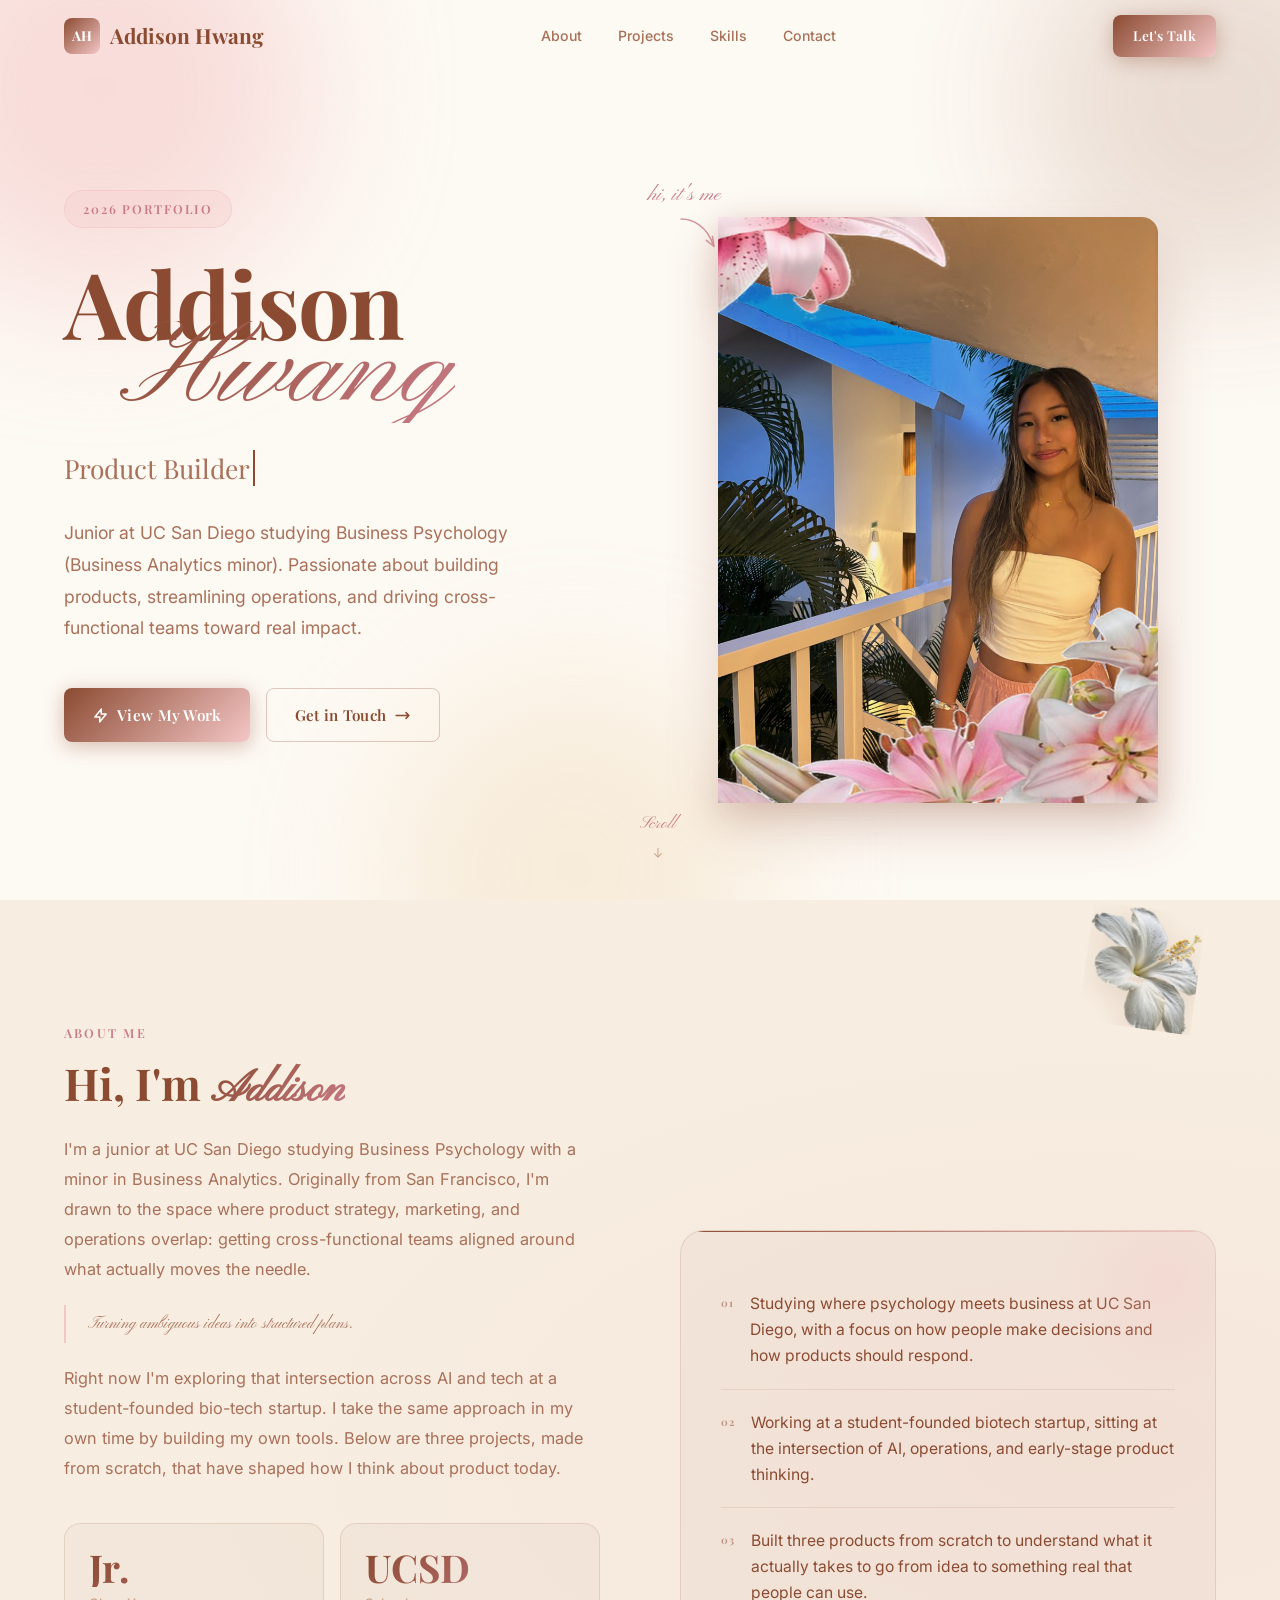
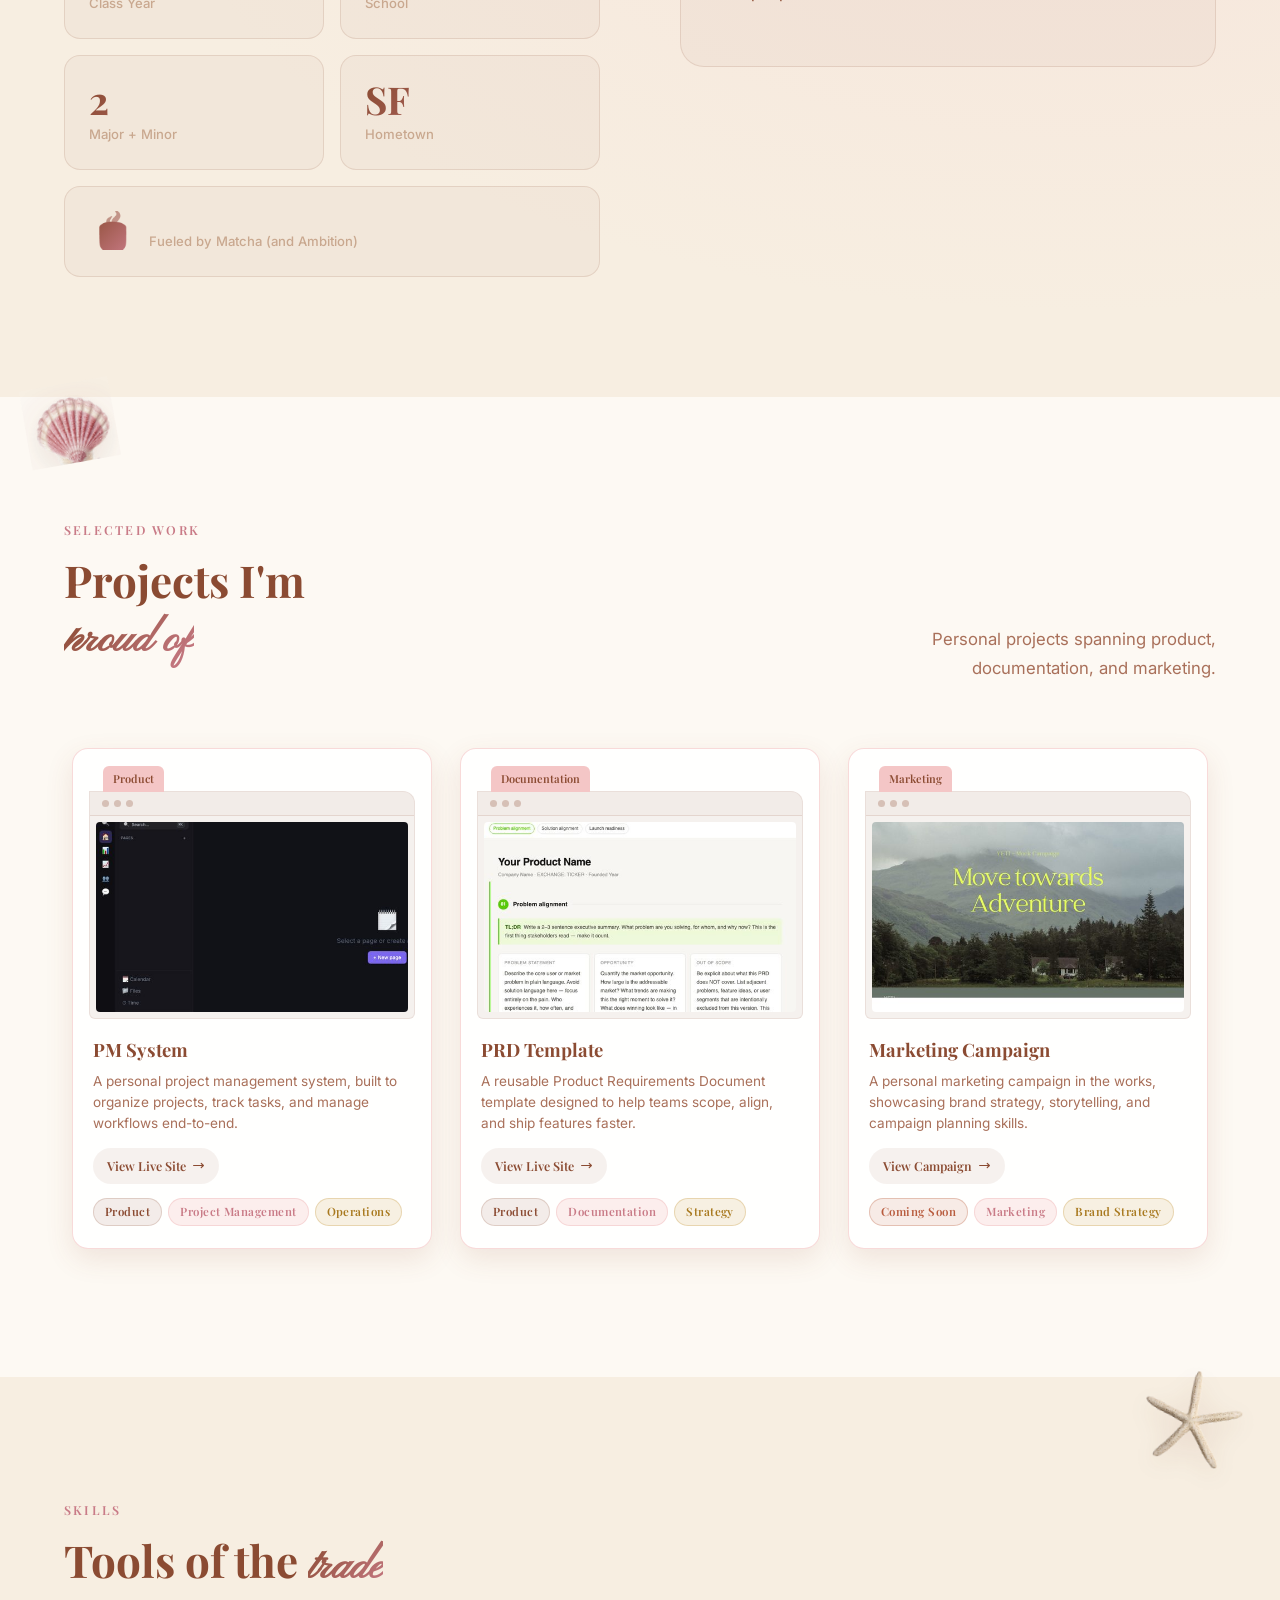
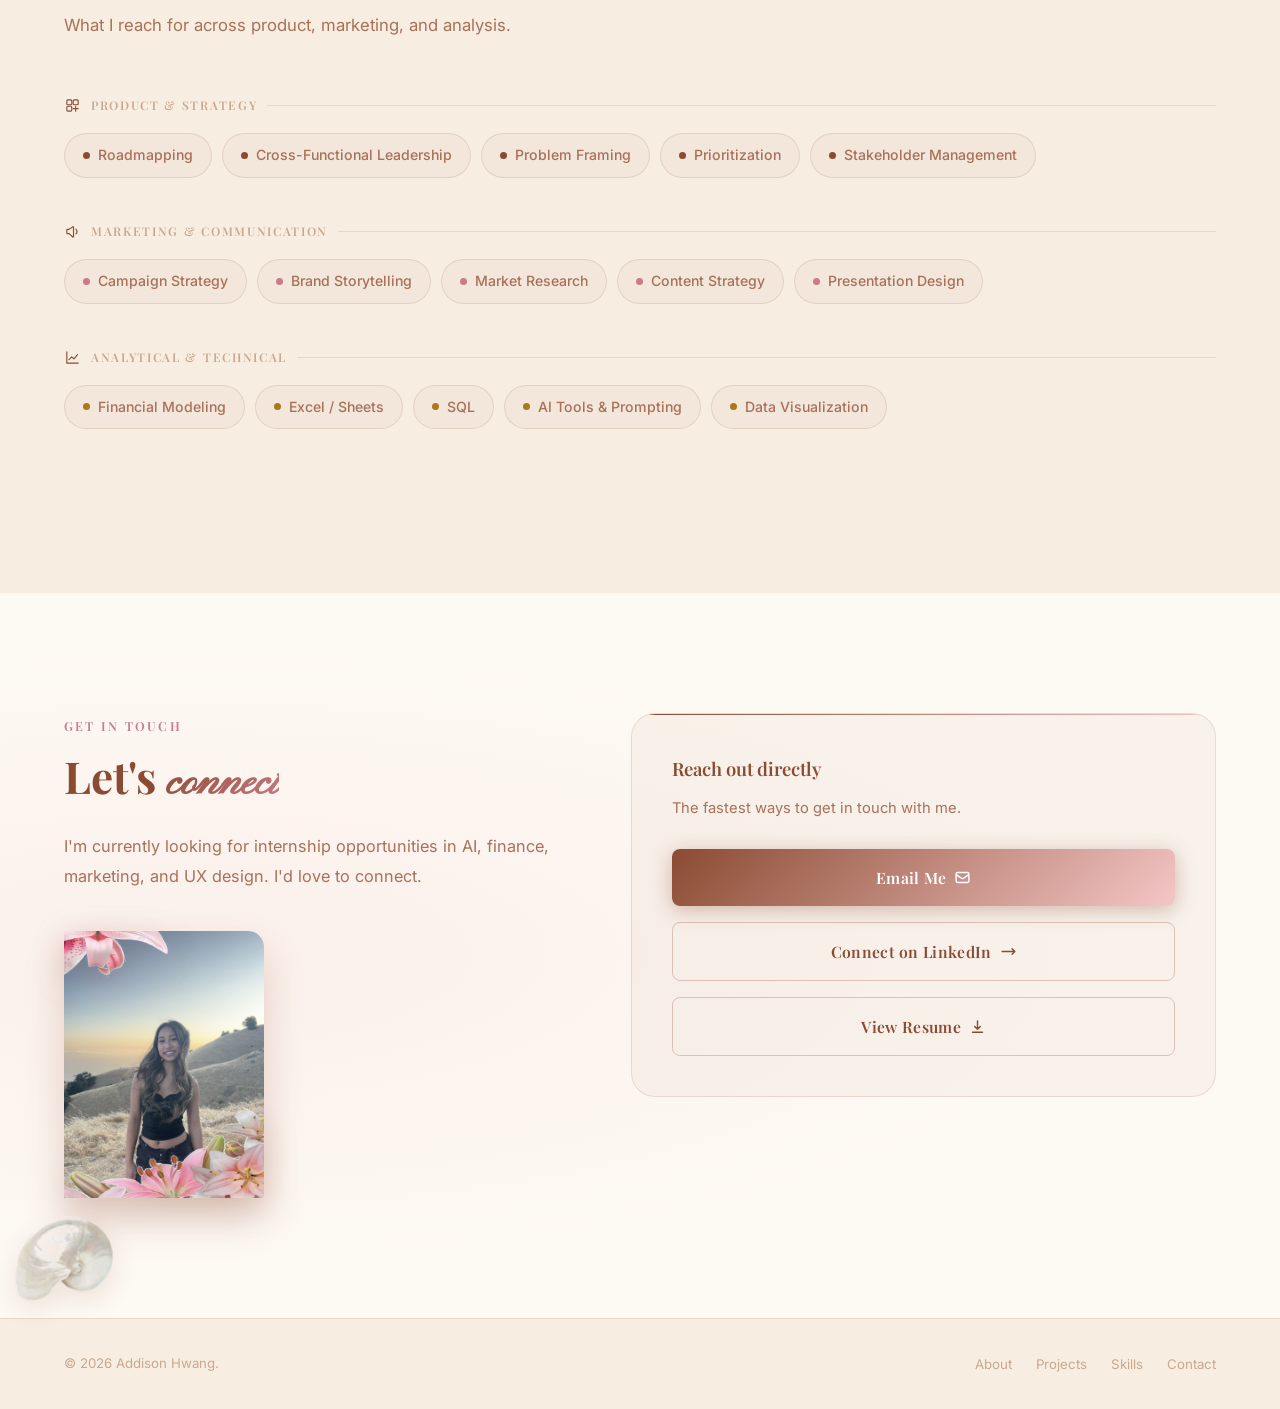
<file: index.html>
<!DOCTYPE html>
<html lang="en">
<head>
    <meta charset="UTF-8">
    <meta name="viewport" content="width=device-width, initial-scale=1.0">
    <title>Addison Hwang | Product, Marketing & Operations</title>
    <link rel="preconnect" href="https://fonts.googleapis.com">
    <link rel="preconnect" href="https://fonts.gstatic.com" crossorigin>
    <link href="https://fonts.googleapis.com/css2?family=Playfair+Display:wght@400;600;700&family=Pinyon+Script&family=Inter:wght@400;500;600&display=swap" rel="stylesheet">
    <link rel="stylesheet" href="styles.css">
</head>
<body>

    <div class="scroll-progress" id="scrollProgress"></div>

    <!-- Navigation -->
    <nav id="navbar">
        <div class="container">
            <div class="nav-inner">
                <a href="#hero" class="nav-logo">
                    <div class="nav-logo-mark">AH</div>
                    Addison Hwang
                </a>
                <ul class="nav-links" id="nav-links">
                    <li><a href="#about">About</a></li>
                    <li><a href="#projects">Projects</a></li>
                    <li><a href="#skills">Skills</a></li>
                    <li><a href="#contact">Contact</a></li>
                </ul>
                <div class="nav-cta-wrapper">
                    <a href="mailto:adhwang@ucsd.edu" class="btn btn-primary nav-cta">Let's Talk</a>
                </div>
                <div class="hamburger" id="hamburger" aria-label="Toggle menu" role="button" tabindex="0">
                    <span></span><span></span><span></span>
                </div>
            </div>
        </div>
    </nav>

    <!-- Hero -->
    <section id="hero">
        <div class="hero-blob hero-blob-1"></div>
        <div class="hero-blob hero-blob-2"></div>
        <div class="hero-blob hero-blob-3"></div>
        <div class="container">
            <div class="hero-grid">
                <div class="hero-content">
                    <div class="hero-badge">2026 Portfolio</div>
                    <h1 class="hero-name">
                        <span class="hero-name-serif">Addison</span>
                        <span class="hero-name-script">Hwang</span>
                    </h1>
                    <p class="hero-role">
                        <span class="typewriter" data-words="Product Builder|Marketing Strategist|Operations Thinker|AI Explorer"></span>
                    </p>
                    <p class="hero-description">
                        Junior at UC San Diego studying Business Psychology (Business Analytics minor). Passionate about building products, streamlining operations, and driving cross-functional teams toward real impact.
                    </p>
                    <div class="hero-actions">
                        <a href="#projects" class="btn btn-primary">
                            <svg width="17" height="17" fill="none" viewBox="0 0 24 24" stroke="currentColor" stroke-width="2.2"><path stroke-linecap="round" stroke-linejoin="round" d="M13 10V3L4 14h7v7l9-11h-7z"/></svg>
                            View My Work
                        </a>
                        <a href="#contact" class="btn btn-outline">
                            Get in Touch
                            <svg width="17" height="17" fill="none" viewBox="0 0 24 24" stroke="currentColor" stroke-width="2.2"><path stroke-linecap="round" stroke-linejoin="round" d="M17 8l4 4m0 0l-4 4m4-4H3"/></svg>
                        </a>
                    </div>
                </div>
                <div class="hero-photo-wrap">
                    <div class="hero-photo-note">
                        <span>hi, it's me</span>
                        <svg viewBox="0 0 60 54" fill="none" stroke="currentColor" stroke-width="2"><path stroke-linecap="round" d="M4 6C20 6 38 16 46 40" /><path stroke-linecap="round" stroke-linejoin="round" d="M37 34l10 8 -2 -13" /></svg>
                    </div>
                    <div class="hero-photo-frame">
                        <img src="addison-photo.jpg" alt="Addison Hwang" class="hero-photo">
                        <img src="lily-flower.png" alt="" class="hero-photo-flower-frame">
                    </div>
                </div>
            </div>
        </div>
        <div class="hero-scroll">
            <span class="hero-scroll-label">Scroll</span>
            <svg class="hero-scroll-arrow" viewBox="0 0 24 24" fill="none" stroke="currentColor" stroke-width="1.8"><path stroke-linecap="round" stroke-linejoin="round" d="M12 4v14M6 13l6 6 6-6"/></svg>
        </div>
    </section>

    <!-- About -->
    <section id="about">
        <img src="doodle-hibiscus.png" alt="" class="doodle doodle--about">
        <div class="container">
            <div class="about-grid">
                <div class="about-text">
                    <span class="section-label reveal">About Me</span>
                    <h2 class="section-title reveal reveal-delay-1">Hi, I'm <span class="gradient-text">Addison</span></h2>
                    <div class="reveal reveal-delay-2">
                        <p>I'm a junior at UC San Diego studying Business Psychology with a minor in Business Analytics. Originally from San Francisco, I'm drawn to the space where product strategy, marketing, and operations overlap: getting cross-functional teams aligned around what actually moves the needle.</p>
                    </div>
                    <p class="about-pull-quote reveal reveal-delay-2">Turning ambiguous ideas into structured plans.</p>
                    <div class="reveal reveal-delay-2">
                        <p>Right now I'm exploring that intersection across AI and tech at a student-founded bio-tech startup. I take the same approach in my own time by building my own tools. Below are three projects, made from scratch, that have shaped how I think about product today.</p>
                    </div>
                    <div class="about-stats reveal reveal-delay-3">
                        <div class="stat-card">
                            <div class="stat-number">Jr.</div>
                            <div class="stat-label">Class Year</div>
                        </div>
                        <div class="stat-card">
                            <div class="stat-number">UCSD</div>
                            <div class="stat-label">School</div>
                        </div>
                        <div class="stat-card">
                            <div class="stat-number">2</div>
                            <div class="stat-label">Major + Minor</div>
                        </div>
                        <div class="stat-card">
                            <div class="stat-number">SF</div>
                            <div class="stat-label">Hometown</div>
                        </div>
                        <div class="stat-card stat-card--fun">
                            <div class="stat-number">🍵</div>
                            <div class="stat-label">Fueled by Matcha (and Ambition)</div>
                        </div>
                    </div>
                </div>
                <div class="about-visual reveal reveal-delay-2">
                    <div class="about-card">
                        <div class="about-card-glow"></div>
                        <div class="bio-callouts">
                            <div class="bio-callout">
                                <span class="bio-callout-num">01</span>
                                <p class="bio-callout-text">Studying where psychology meets business at UC San Diego, with a focus on how people make decisions and how products should respond.</p>
                            </div>
                            <div class="bio-callout-rule"></div>
                            <div class="bio-callout">
                                <span class="bio-callout-num">02</span>
                                <p class="bio-callout-text">Working at a student-founded biotech startup, sitting at the intersection of AI, operations, and early-stage product thinking.</p>
                            </div>
                            <div class="bio-callout-rule"></div>
                            <div class="bio-callout">
                                <span class="bio-callout-num">03</span>
                                <p class="bio-callout-text">Built three products from scratch to understand what it actually takes to go from idea to something real that people can use.</p>
                            </div>
                        </div>
                    </div>
                </div>
            </div>
        </div>
    </section>

    <!-- Projects -->
    <section id="projects">
        <img src="doodle-scallop.png" alt="" class="doodle doodle--projects">
        <div class="container">
            <div class="projects-header">
                <div>
                    <span class="section-label reveal">Selected Work</span>
                    <h2 class="section-title reveal reveal-delay-1">Projects I'm<br><span class="gradient-text">proud of</span></h2>
                </div>
                <p class="section-subtitle reveal reveal-delay-2" style="max-width:300px;text-align:right;">Personal projects spanning product, documentation, and marketing.</p>
            </div>
            <div class="projects-grid">

                <a href="https://pm-system-xi.vercel.app/monday" target="_blank" rel="noopener" class="polaroid-card reveal reveal-delay-1">
                    <div class="polaroid-image">
                        <div class="browser-tab">Product</div>
                        <div class="browser-mockup">
                            <div class="browser-mockup-bar">
                                <span class="browser-mockup-dot"></span><span class="browser-mockup-dot"></span><span class="browser-mockup-dot"></span>
                            </div>
                            <div class="browser-mockup-screen">
                                <img src="project-preview-pm.jpg" alt="PM System preview">
                            </div>
                        </div>
                    </div>
                    <div class="polaroid-caption">
                        <h3 class="polaroid-name">PM System</h3>
                        <p class="polaroid-tagline">A personal project management system, built to organize projects, track tasks, and manage workflows end-to-end.</p>
                        <span class="polaroid-cta">
                            View Live Site
                            <svg viewBox="0 0 24 24" fill="none" stroke="currentColor" stroke-width="2.2"><path stroke-linecap="round" stroke-linejoin="round" d="M17 8l4 4m0 0l-4 4m4-4H3"/></svg>
                        </span>
                    </div>
                    <div class="polaroid-tags">
                        <span class="tag tag-violet">Product</span>
                        <span class="tag tag-teal">Project Management</span>
                        <span class="tag tag-blue">Operations</span>
                    </div>
                </a>

                <a href="https://prd-template-addisonhwg-adhwang.vercel.app/" target="_blank" rel="noopener" class="polaroid-card reveal reveal-delay-2">
                    <div class="polaroid-image">
                        <div class="browser-tab">Documentation</div>
                        <div class="browser-mockup">
                            <div class="browser-mockup-bar">
                                <span class="browser-mockup-dot"></span><span class="browser-mockup-dot"></span><span class="browser-mockup-dot"></span>
                            </div>
                            <div class="browser-mockup-screen">
                                <img src="project-preview-prd.jpg" alt="PRD Template preview">
                            </div>
                        </div>
                    </div>
                    <div class="polaroid-caption">
                        <h3 class="polaroid-name">PRD Template</h3>
                        <p class="polaroid-tagline">A reusable Product Requirements Document template designed to help teams scope, align, and ship features faster.</p>
                        <span class="polaroid-cta">
                            View Live Site
                            <svg viewBox="0 0 24 24" fill="none" stroke="currentColor" stroke-width="2.2"><path stroke-linecap="round" stroke-linejoin="round" d="M17 8l4 4m0 0l-4 4m4-4H3"/></svg>
                        </span>
                    </div>
                    <div class="polaroid-tags">
                        <span class="tag tag-violet">Product</span>
                        <span class="tag tag-teal">Documentation</span>
                        <span class="tag tag-blue">Strategy</span>
                    </div>
                </a>

                <div class="polaroid-card polaroid-card--soon reveal reveal-delay-3">
                    <div class="polaroid-image">
                        <div class="browser-tab">Marketing</div>
                        <div class="browser-mockup">
                            <div class="browser-mockup-bar">
                                <span class="browser-mockup-dot"></span><span class="browser-mockup-dot"></span><span class="browser-mockup-dot"></span>
                            </div>
                            <div class="browser-mockup-screen">
                                <img src="project-preview-marketing.jpg" alt="Marketing campaign preview">
                            </div>
                        </div>
                    </div>
                    <div class="polaroid-caption">
                        <h3 class="polaroid-name">Marketing Campaign</h3>
                        <p class="polaroid-tagline">A personal marketing campaign in the works, showcasing brand strategy, storytelling, and campaign planning skills.</p>
                        <a href="https://adhwg.my.canva.site/" target="_blank" rel="noopener" class="polaroid-cta">
                            View Campaign
                            <svg viewBox="0 0 24 24" fill="none" stroke="currentColor" stroke-width="2.2"><path stroke-linecap="round" stroke-linejoin="round" d="M17 8l4 4m0 0l-4 4m4-4H3"/></svg>
                        </a>
                    </div>
                    <div class="polaroid-tags">
                        <span class="tag tag-rose">Coming Soon</span>
                        <span class="tag tag-teal">Marketing</span>
                        <span class="tag tag-blue">Brand Strategy</span>
                    </div>
                </div>

            </div>
        </div>
    </section>

    <!-- Skills -->
    <section id="skills">
        <img src="doodle-starfish.png" alt="" class="doodle doodle--skills">
        <div class="container">
            <span class="section-label reveal">Skills</span>
            <h2 class="section-title reveal reveal-delay-1">Tools of the <span class="gradient-text">trade</span></h2>
            <p class="section-subtitle reveal reveal-delay-2">What I reach for across product, marketing, and analysis.</p>
            <div class="skills-content">
                <div class="skill-category reveal reveal-delay-1">
                    <div class="skill-category-title"><span class="skill-category-icon"><svg viewBox="0 0 24 24" fill="none" stroke="currentColor" stroke-width="1.6"><rect x="4" y="4" width="7" height="7" rx="1.5"/><rect x="13" y="4" width="7" height="7" rx="1.5"/><rect x="4" y="13" width="7" height="7" rx="1.5"/><path stroke-linecap="round" d="M16.5 13v7M13 16.5h7"/></svg></span>Product & Strategy</div>
                    <div class="skills-grid">
                        <div class="skill-pill"><span class="skill-dot" style="background:#8B4B32"></span>Roadmapping</div>
                        <div class="skill-pill"><span class="skill-dot" style="background:#8B4B32"></span>Cross-Functional Leadership</div>
                        <div class="skill-pill"><span class="skill-dot" style="background:#8B4B32"></span>Problem Framing</div>
                        <div class="skill-pill"><span class="skill-dot" style="background:#8B4B32"></span>Prioritization</div>
                        <div class="skill-pill"><span class="skill-dot" style="background:#8B4B32"></span>Stakeholder Management</div>
                    </div>
                </div>
                <div class="skill-category reveal reveal-delay-2">
                    <div class="skill-category-title"><span class="skill-category-icon"><svg viewBox="0 0 24 24" fill="none" stroke="currentColor" stroke-width="1.6"><path stroke-linecap="round" stroke-linejoin="round" d="M4 14V10a1 1 0 011-1h2.2l5.3-3.6a.6.6 0 01.94.49v13.42a.6.6 0 01-.94.49L7.2 15H5a1 1 0 01-1-1z"/><path stroke-linecap="round" d="M16.8 8.6a5 5 0 010 6.8"/></svg></span>Marketing & Communication</div>
                    <div class="skills-grid">
                        <div class="skill-pill"><span class="skill-dot" style="background:#C97B87"></span>Campaign Strategy</div>
                        <div class="skill-pill"><span class="skill-dot" style="background:#C97B87"></span>Brand Storytelling</div>
                        <div class="skill-pill"><span class="skill-dot" style="background:#C97B87"></span>Market Research</div>
                        <div class="skill-pill"><span class="skill-dot" style="background:#C97B87"></span>Content Strategy</div>
                        <div class="skill-pill"><span class="skill-dot" style="background:#C97B87"></span>Presentation Design</div>
                    </div>
                </div>
                <div class="skill-category reveal reveal-delay-3">
                    <div class="skill-category-title"><span class="skill-category-icon"><svg viewBox="0 0 24 24" fill="none" stroke="currentColor" stroke-width="1.6"><path stroke-linecap="round" stroke-linejoin="round" d="M4 4v16h16"/><path stroke-linecap="round" stroke-linejoin="round" d="M7 15l4-4 3 3 5-6"/></svg></span>Analytical & Technical</div>
                    <div class="skills-grid">
                        <div class="skill-pill"><span class="skill-dot" style="background:#A8791F"></span>Financial Modeling</div>
                        <div class="skill-pill"><span class="skill-dot" style="background:#A8791F"></span>Excel / Sheets</div>
                        <div class="skill-pill"><span class="skill-dot" style="background:#A8791F"></span>SQL</div>
                        <div class="skill-pill"><span class="skill-dot" style="background:#A8791F"></span>AI Tools & Prompting</div>
                        <div class="skill-pill"><span class="skill-dot" style="background:#A8791F"></span>Data Visualization</div>
                    </div>
                </div>
            </div>
        </div>
    </section>

    <!-- Contact -->
    <section id="contact">
        <img src="doodle-nautilus.png" alt="" class="doodle doodle--contact">
        <div class="container">
            <div class="contact-grid">
                <div>
                    <span class="section-label reveal">Get in Touch</span>
                    <h2 class="contact-info-title reveal reveal-delay-1">Let's <span class="gradient-text">connect</span></h2>
                    <p class="contact-info-desc reveal reveal-delay-2">I'm currently looking for internship opportunities in AI, finance, marketing, and UX design. I'd love to connect.</p>
                    <div class="contact-photo reveal reveal-delay-3">
                        <img src="contact-photo.jpg" alt="Addison Hwang">
                        <img src="lily-flower.png" alt="" class="contact-photo-flower-frame">
                    </div>
                </div>
                <div class="contact-form reveal reveal-delay-2">
                    <h3 style="font-family:var(--font-display);font-size:1.15rem;font-weight:600;margin-bottom:12px;">Reach out directly</h3>
                    <p style="color:var(--text-secondary);font-size:0.92rem;line-height:1.7;margin-bottom:28px;">The fastest ways to get in touch with me.</p>
                    <a href="mailto:adhwang@ucsd.edu" class="btn btn-primary form-submit" style="margin-bottom:16px;">
                        Email Me
                        <svg width="17" height="17" fill="none" viewBox="0 0 24 24" stroke="currentColor" stroke-width="2"><path stroke-linecap="round" stroke-linejoin="round" d="M3 8l7.89 5.26a2 2 0 002.22 0L21 8M5 19h14a2 2 0 002-2V7a2 2 0 00-2-2H5a2 2 0 00-2 2v10a2 2 0 002 2z"/></svg>
                    </a>
                    <a href="https://www.linkedin.com/in/addison-hwang-27b0a1355/" target="_blank" rel="noopener" class="btn btn-outline form-submit" style="margin-bottom:16px;">
                        Connect on LinkedIn
                        <svg width="17" height="17" fill="none" viewBox="0 0 24 24" stroke="currentColor" stroke-width="2"><path stroke-linecap="round" stroke-linejoin="round" d="M17 8l4 4m0 0l-4 4m4-4H3"/></svg>
                    </a>
                    <a href="addison-hwang-resume.pdf" target="_blank" rel="noopener" class="btn btn-outline form-submit">
                        View Resume
                        <svg width="17" height="17" fill="none" viewBox="0 0 24 24" stroke="currentColor" stroke-width="2"><path stroke-linecap="round" stroke-linejoin="round" d="M12 4v12m0 0l-4-4m4 4l4-4M5 20h14"/></svg>
                    </a>
                </div>
            </div>
        </div>
    </section>

    <!-- Footer -->
    <footer>
        <div class="container">
            <div class="footer-inner">
                <p class="footer-text">© 2026 Addison Hwang.</p>
                <ul class="footer-links">
                    <li><a href="#about">About</a></li>
                    <li><a href="#projects">Projects</a></li>
                    <li><a href="#skills">Skills</a></li>
                    <li><a href="#contact">Contact</a></li>
                </ul>
            </div>
        </div>
    </footer>

    <script src="script.js"></script>
</body>
</html>
</file>
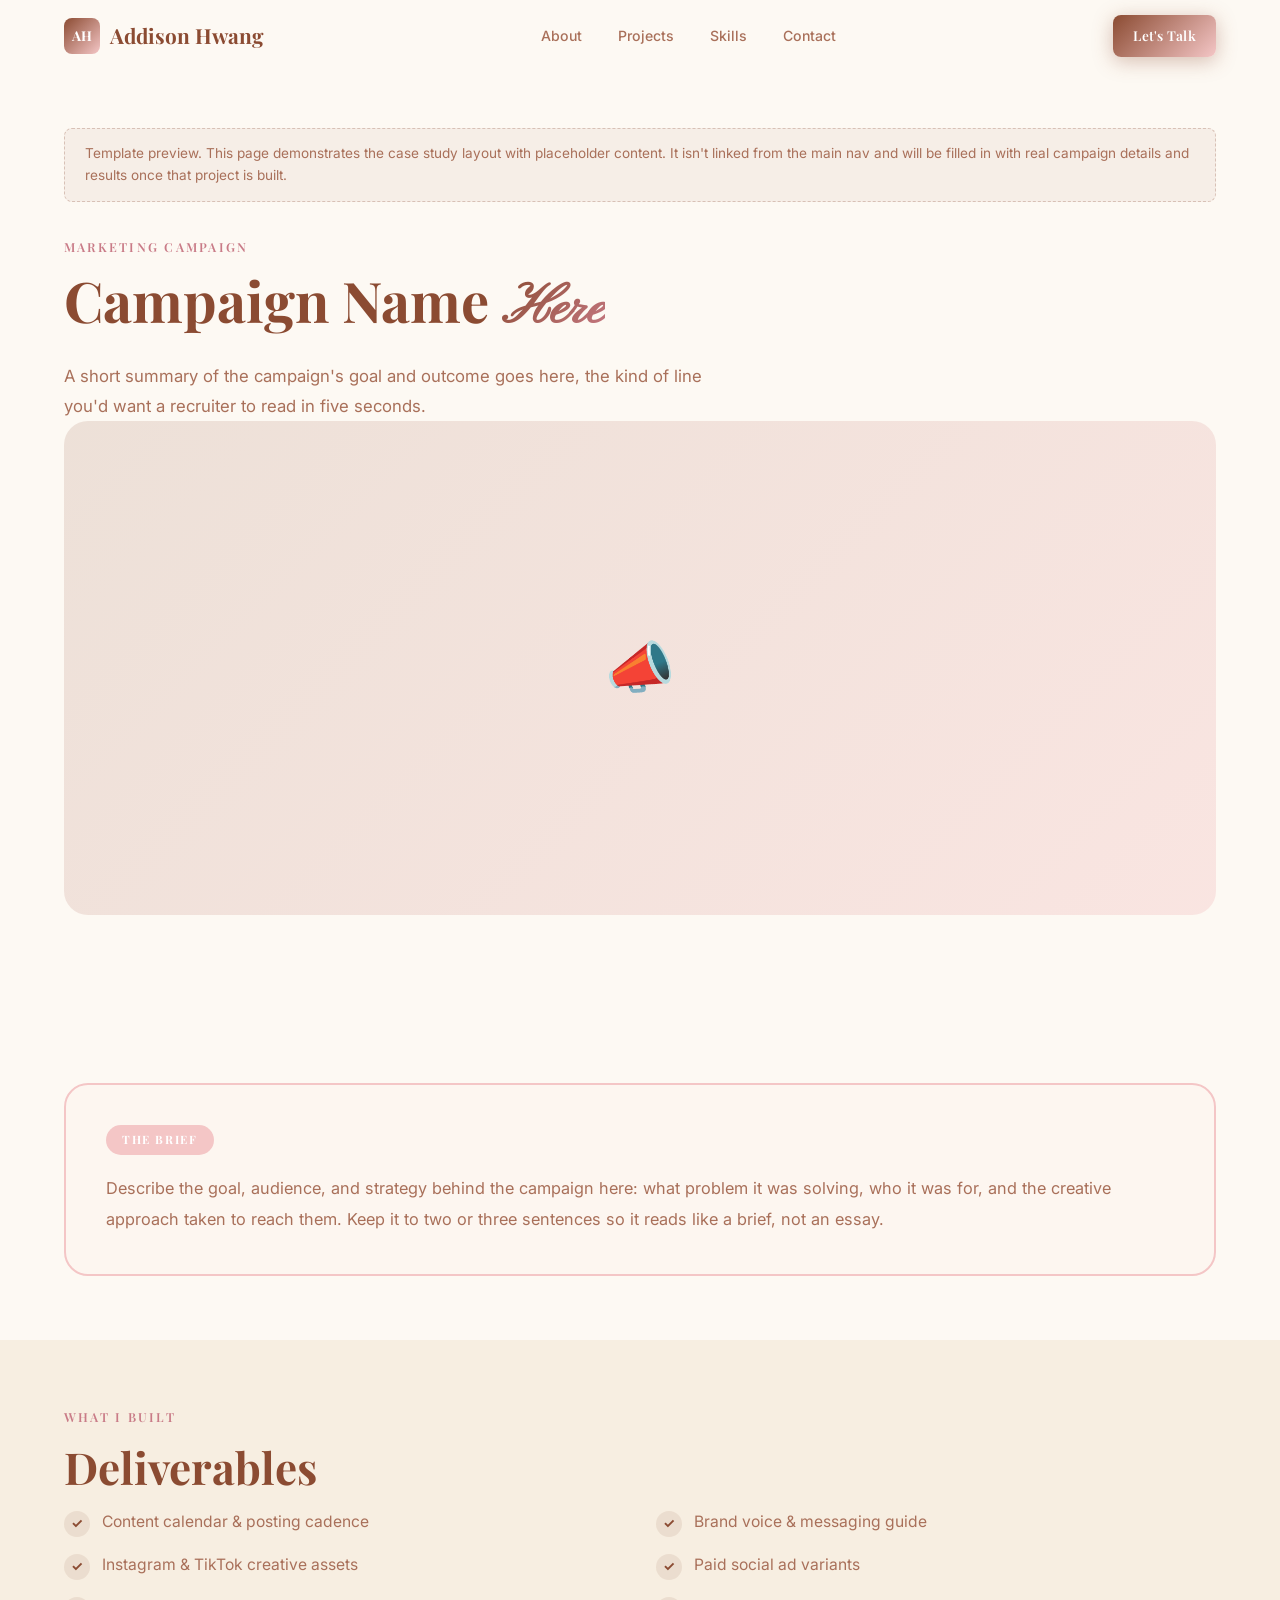
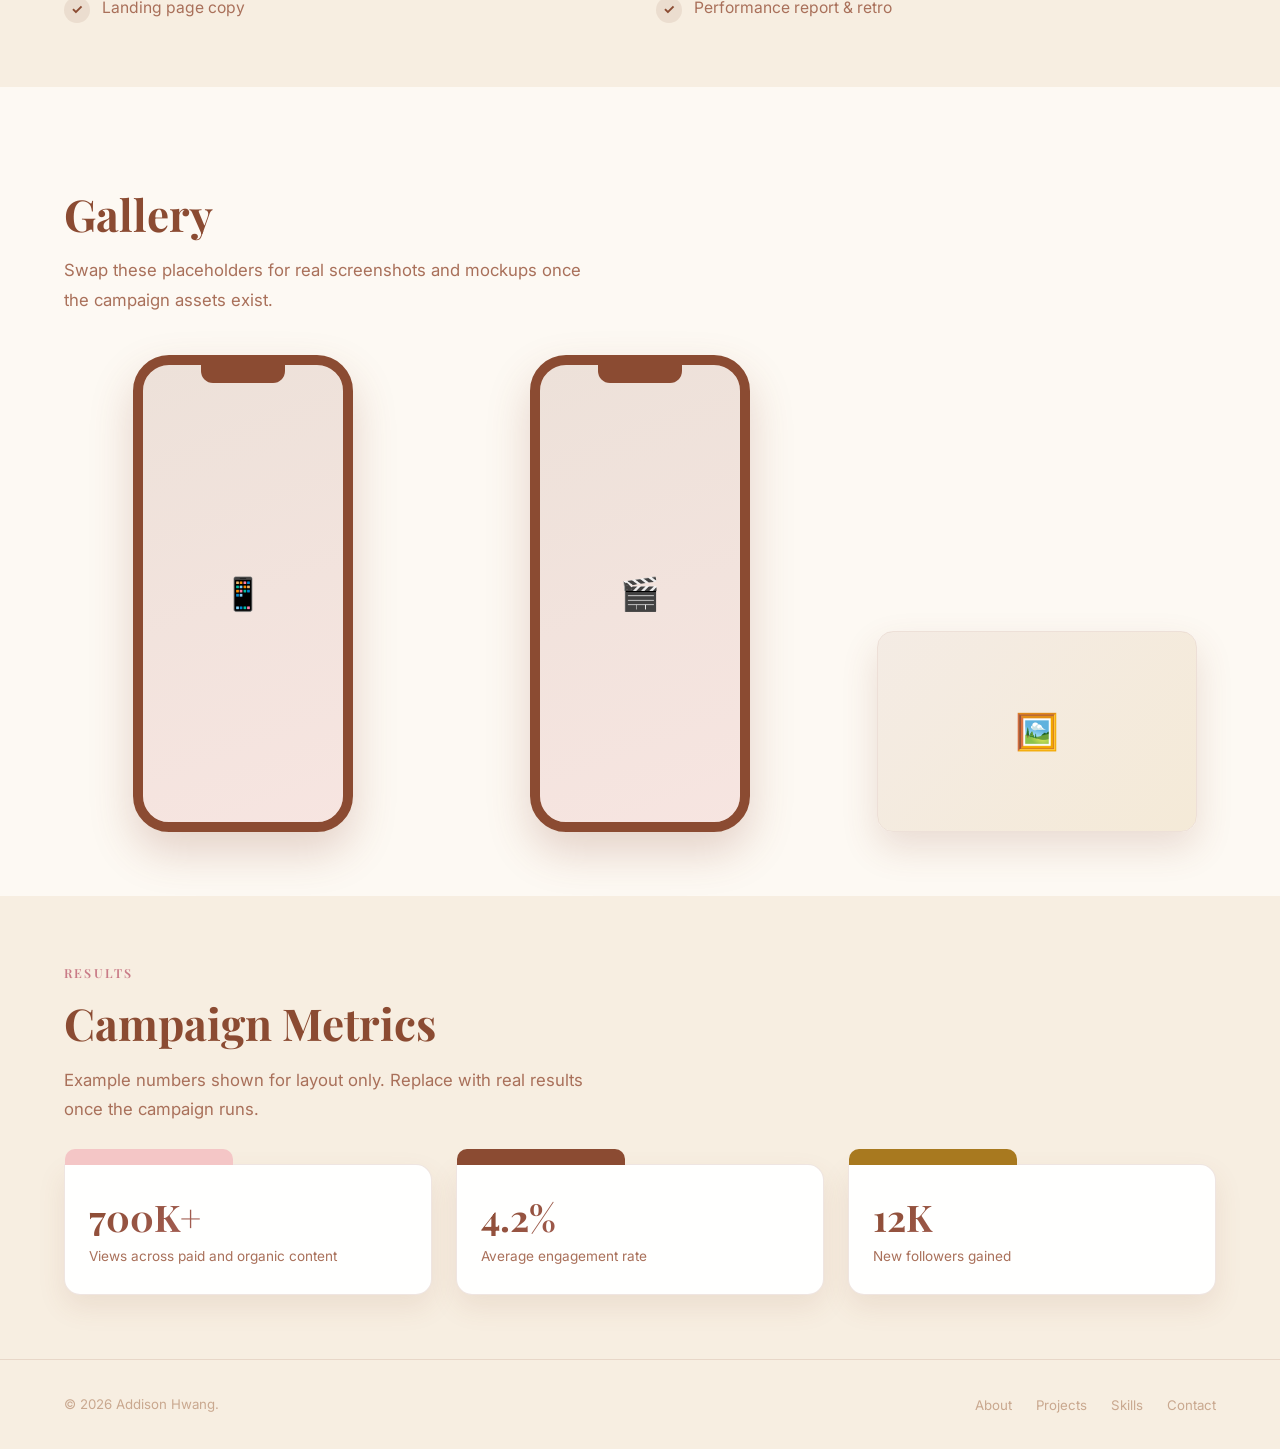
<file: case-study-template.html>
<!DOCTYPE html>
<html lang="en">
<head>
    <meta charset="UTF-8">
    <meta name="viewport" content="width=device-width, initial-scale=1.0">
    <title>Case Study Template | Addison Hwang</title>
    <link rel="preconnect" href="https://fonts.googleapis.com">
    <link rel="preconnect" href="https://fonts.gstatic.com" crossorigin>
    <link href="https://fonts.googleapis.com/css2?family=Playfair+Display:wght@400;600;700&family=Pinyon+Script&family=Inter:wght@400;500;600&display=swap" rel="stylesheet">
    <link rel="stylesheet" href="styles.css">
</head>
<body>

    <div class="scroll-progress" id="scrollProgress"></div>

    <!-- Navigation -->
    <nav id="navbar" class="scrolled">
        <div class="container">
            <div class="nav-inner">
                <a href="index.html" class="nav-logo">
                    <div class="nav-logo-mark">AH</div>
                    Addison Hwang
                </a>
                <ul class="nav-links" id="nav-links">
                    <li><a href="index.html#about">About</a></li>
                    <li><a href="index.html#projects">Projects</a></li>
                    <li><a href="index.html#skills">Skills</a></li>
                    <li><a href="index.html#contact">Contact</a></li>
                </ul>
                <div class="nav-cta-wrapper">
                    <a href="mailto:adhwang@ucsd.edu" class="btn btn-primary nav-cta">Let's Talk</a>
                </div>
                <div class="hamburger" id="hamburger" aria-label="Toggle menu" role="button" tabindex="0">
                    <span></span><span></span><span></span>
                </div>
            </div>
        </div>
    </nav>

    <!-- Case Study Hero -->
    <section class="cs-hero">
        <div class="container">
            <div class="cs-template-notice">
                Template preview. This page demonstrates the case study layout with placeholder content. It isn't linked from the main nav and will be filled in with real campaign details and results once that project is built.
            </div>
            <span class="section-label reveal cs-hero-eyebrow">Marketing Campaign</span>
            <h1 class="cs-hero-title reveal reveal-delay-1">Campaign Name <span class="gradient-text">Here</span></h1>
            <p class="cs-hero-subtitle reveal reveal-delay-2">A short summary of the campaign's goal and outcome goes here, the kind of line you'd want a recruiter to read in five seconds.</p>
            <div class="cs-hero-banner reveal reveal-delay-3">
                <span class="cs-hero-banner-icon">📣</span>
            </div>
        </div>
    </section>

    <!-- Overview / Brief -->
    <section class="cs-section">
        <div class="container">
            <div class="overview-box reveal">
                <span class="overview-pill">The Brief</span>
                <p>Describe the goal, audience, and strategy behind the campaign here: what problem it was solving, who it was for, and the creative approach taken to reach them. Keep it to two or three sentences so it reads like a brief, not an essay.</p>
            </div>
        </div>
    </section>

    <!-- Deliverables -->
    <section class="cs-section cs-section--alt">
        <div class="container">
            <span class="section-label reveal">What I Built</span>
            <h2 class="section-title reveal reveal-delay-1">Deliverables</h2>
            <ul class="deliverables-list reveal reveal-delay-2">
                <li class="deliverable-item"><span class="deliverable-check">✓</span> Content calendar & posting cadence</li>
                <li class="deliverable-item"><span class="deliverable-check">✓</span> Brand voice & messaging guide</li>
                <li class="deliverable-item"><span class="deliverable-check">✓</span> Instagram & TikTok creative assets</li>
                <li class="deliverable-item"><span class="deliverable-check">✓</span> Paid social ad variants</li>
                <li class="deliverable-item"><span class="deliverable-check">✓</span> Landing page copy</li>
                <li class="deliverable-item"><span class="deliverable-check">✓</span> Performance report & retro</li>
            </ul>
        </div>
    </section>

    <!-- Gallery -->
    <section class="cs-section">
        <div class="container">
            <span class="section-label reveal">The Work</span>
            <h2 class="section-title reveal reveal-delay-1">Gallery</h2>
            <p class="section-subtitle reveal reveal-delay-2" style="margin-bottom:40px;">Swap these placeholders for real screenshots and mockups once the campaign assets exist.</p>
            <div class="mockup-gallery reveal reveal-delay-3">
                <div class="phone-frame">
                    <div class="phone-frame-fallback">📱</div>
                </div>
                <div class="phone-frame">
                    <div class="phone-frame-fallback">🎬</div>
                </div>
                <div class="mockup-flat">
                    <div class="mockup-flat-fallback">🖼️</div>
                </div>
            </div>
        </div>
    </section>

    <!-- Metrics -->
    <section class="cs-section cs-section--alt">
        <div class="container">
            <span class="section-label reveal">Results</span>
            <h2 class="section-title reveal reveal-delay-1">Campaign Metrics</h2>
            <p class="section-subtitle reveal reveal-delay-2" style="margin-bottom:40px;">Example numbers shown for layout only. Replace with real results once the campaign runs.</p>
            <div class="stat-callout-row reveal reveal-delay-3">
                <div class="stat-callout stat-callout--pink">
                    <div class="stat-callout-number">700K+</div>
                    <div class="stat-callout-desc">Views across paid and organic content</div>
                </div>
                <div class="stat-callout stat-callout--terracotta">
                    <div class="stat-callout-number">4.2%</div>
                    <div class="stat-callout-desc">Average engagement rate</div>
                </div>
                <div class="stat-callout stat-callout--gold">
                    <div class="stat-callout-number">12K</div>
                    <div class="stat-callout-desc">New followers gained</div>
                </div>
            </div>
        </div>
    </section>

    <!-- Footer -->
    <footer>
        <div class="container">
            <div class="footer-inner">
                <p class="footer-text">© 2026 Addison Hwang.</p>
                <ul class="footer-links">
                    <li><a href="index.html#about">About</a></li>
                    <li><a href="index.html#projects">Projects</a></li>
                    <li><a href="index.html#skills">Skills</a></li>
                    <li><a href="index.html#contact">Contact</a></li>
                </ul>
            </div>
        </div>
    </footer>

    <script src="script.js"></script>
</body>
</html>
</file>
<file: styles.css>
*, *::before, *::after { margin: 0; padding: 0; box-sizing: border-box; }

:root {
    /* ── DESIGN TOKENS ── */
    --color-cream: #FDF9F3;
    --color-terracotta: #8B4B32;
    --color-pink: #F4C6C6;
    --color-pink-deep: #C97B87;
    --color-gold: #A8791F;
    --color-rust: #B85C3E;

    --font-display: 'Playfair Display', serif;
    --font-script: 'Pinyon Script', cursive;
    --font-body: 'Inter', -apple-system, sans-serif;

    /* SEMANTIC TOKENS (derived from the above, reuse these) */
    --bg-primary: var(--color-cream);
    --bg-secondary: #F7EEE1;
    --bg-card: rgba(139,75,50,0.04);
    --bg-card-hover: rgba(139,75,50,0.08);
    --accent-violet: var(--color-terracotta);
    --accent-teal: var(--color-pink);
    --accent-gradient: linear-gradient(135deg, var(--color-terracotta) 0%, var(--color-pink) 100%);
    --accent-gradient-text: linear-gradient(135deg, var(--color-terracotta) 0%, #C97B87 100%);
    --text-primary: var(--color-terracotta);
    --text-secondary: #A9705A;
    --text-muted: #C9A88F;
    --border: rgba(139,75,50,0.14);
    --border-bright: rgba(139,75,50,0.28);
    --nav-height: 72px;
    --section-padding: 120px;
    --max-width: 1200px;
    --radius-sm: 8px;
    --radius-md: 16px;
    --radius-lg: 24px;
    --transition: all 0.3s cubic-bezier(0.4, 0, 0.2, 1);
}

html { scroll-behavior: smooth; font-size: 16px; }

body {
    background-color: var(--bg-primary);
    color: var(--text-primary);
    font-family: var(--font-body);
    line-height: 1.6;
    overflow-x: hidden;
}

::-webkit-scrollbar { width: 5px; }
::-webkit-scrollbar-track { background: var(--bg-primary); }
::-webkit-scrollbar-thumb { background: var(--accent-violet); border-radius: 3px; }

/* ── UTILITIES ── */
.container { width: 100%; max-width: var(--max-width); margin: 0 auto; padding: 0 24px; }

.scroll-progress {
    position: fixed; top: 0; left: 0; height: 3px; width: 0%;
    background: var(--accent-gradient); z-index: 200;
    transition: width 0.1s linear;
}

.gradient-text {
    background: var(--accent-gradient-text);
    -webkit-background-clip: text;
    -webkit-text-fill-color: transparent;
    background-clip: text;
    font-family: var(--font-script);
}

.font-script { font-family: var(--font-script); }

.btn {
    display: inline-flex; align-items: center; gap: 8px;
    padding: 14px 28px; border-radius: var(--radius-sm);
    font-family: var(--font-display); font-weight: 600;
    font-size: 0.95rem; cursor: pointer; transition: var(--transition);
    text-decoration: none; border: none; letter-spacing: 0.02em;
}

.btn-primary {
    background: var(--accent-gradient); color: white;
    box-shadow: 0 4px 20px rgba(139,75,50,0.35);
}
.btn-primary:hover { transform: translateY(-2px); box-shadow: 0 8px 30px rgba(139,75,50,0.5); }

.btn-outline {
    background: transparent; color: var(--text-primary);
    border: 1px solid var(--border-bright);
}
.btn-outline:hover { background: var(--bg-card-hover); border-color: rgba(139,75,50,0.4); transform: translateY(-2px); }

.section-label {
    display: inline-block; font-family: var(--font-display);
    font-size: 0.78rem; font-weight: 600; letter-spacing: 0.18em;
    text-transform: uppercase; color: var(--color-pink-deep); margin-bottom: 14px;
}

.section-title {
    font-family: var(--font-display);
    font-size: clamp(2rem, 4vw, 2.75rem);
    font-weight: 700; line-height: 1.2; margin-bottom: 16px;
}

.section-subtitle {
    font-size: 1.05rem; color: var(--text-secondary);
    max-width: 540px; line-height: 1.75;
}

/* ── REVEAL ANIMATIONS ── */
.reveal { opacity: 0; transform: translateY(28px); transition: opacity 0.7s ease, transform 0.7s ease; }
.reveal.revealed { opacity: 1; transform: translateY(0); }
.reveal-delay-1 { transition-delay: 0.1s; }
.reveal-delay-2 { transition-delay: 0.2s; }
.reveal-delay-3 { transition-delay: 0.3s; }

/* ── NAVIGATION ── */
nav {
    position: fixed; top: 0; left: 0; right: 0; z-index: 100;
    height: var(--nav-height); display: flex; align-items: center;
    transition: var(--transition);
}
nav.scrolled {
    background: rgba(253,249,243,0.88);
    backdrop-filter: blur(24px); -webkit-backdrop-filter: blur(24px);
    border-bottom: 1px solid var(--border);
}

.nav-inner { display: flex; align-items: center; justify-content: space-between; width: 100%; }

.nav-logo {
    font-family: var(--font-display); font-size: 1.3rem;
    font-weight: 700; text-decoration: none; color: var(--text-primary);
    display: flex; align-items: center; gap: 10px;
}
.nav-logo-mark {
    width: 36px; height: 36px; background: var(--accent-gradient);
    border-radius: var(--radius-sm); display: flex; align-items: center;
    justify-content: center; font-size: 0.85rem; font-weight: 700; color: white;
}

.nav-links { display: flex; align-items: center; gap: 36px; list-style: none; }
.nav-links a {
    text-decoration: none; color: var(--text-secondary);
    font-size: 0.88rem; font-weight: 500; transition: var(--transition);
    position: relative;
}
.nav-links a::after {
    content: ''; position: absolute; bottom: -4px; left: 0;
    width: 0; height: 2px; background: var(--accent-gradient);
    transition: width 0.3s ease; border-radius: 1px;
}
.nav-links a:hover, .nav-links a.active { color: var(--text-primary); }
.nav-links a:hover::after, .nav-links a.active::after { width: 100%; }

.nav-cta { padding: 10px 20px; font-size: 0.85rem; }

.hamburger { display: none; flex-direction: column; gap: 5px; cursor: pointer; padding: 4px; }
.hamburger span { display: block; width: 24px; height: 2px; background: var(--text-primary); border-radius: 1px; transition: var(--transition); }

/* ── HERO ── */
#hero { position: relative; min-height: 100vh; display: flex; align-items: center; overflow: hidden; }

.hero-blob {
    position: absolute; border-radius: 50%;
    filter: blur(70px); pointer-events: none; z-index: 0;
}
.hero-blob-1 {
    width: 420px; height: 420px; top: -120px; left: -110px;
    background: var(--color-pink); opacity: 0.55;
}
.hero-blob-2 {
    width: 380px; height: 380px; top: -90px; right: -130px;
    background: var(--color-terracotta); opacity: 0.16;
}
.hero-blob-3 {
    width: 380px; height: 380px; bottom: -160px; left: 30%;
    background: #F0D9B5; opacity: 0.4;
}

.hero-grid {
    display: grid; grid-template-columns: 1fr 1fr;
    gap: 40px; align-items: center;
}

.hero-content {
    position: relative; z-index: 1;
    padding: calc(var(--nav-height) + 60px) 0 100px;
}

.hero-photo-wrap {
    position: relative; z-index: 1; display: flex; justify-content: center;
    padding-top: calc(var(--nav-height) + 48px);
}

.hero-photo-note {
    position: absolute; top: calc(var(--nav-height) + 10px); left: -12px; z-index: 2;
    display: flex; flex-direction: column; align-items: flex-start; gap: 2px;
    font-family: var(--font-script); font-size: 1.3rem; color: var(--color-pink-deep);
    transform: rotate(-4deg);
    opacity: 0; animation: fadeInUp 0.8s ease 1.1s forwards;
    pointer-events: none;
}
.hero-photo-note svg { width: 46px; height: 42px; margin-left: 30px; opacity: 0.8; }

.hero-photo-frame {
    position: relative;
    border-radius: var(--radius-md);
    box-shadow: 0 24px 54px rgba(139,75,50,0.2);
    transform: rotate(-2.5deg);
    max-width: 440px; width: 100%;
    opacity: 0; animation: fadeInUp 0.8s ease 0.5s forwards;
}
.hero-photo-frame::after {
    content: ''; position: absolute; inset: 0;
    border-radius: var(--radius-md);
    background: linear-gradient(135deg, rgba(139,75,50,0.14), rgba(244,198,198,0.1));
    mix-blend-mode: multiply; pointer-events: none;
    z-index: 1;
}
.hero-photo {
    width: 100%; display: block; aspect-ratio: 3 / 4; object-fit: cover;
    border-radius: var(--radius-md);
    filter: saturate(0.94);
}
.hero-photo-flower-frame {
    position: absolute; inset: 0;
    width: 100%; height: 100%;
    object-fit: fill;
    filter: drop-shadow(0 8px 16px rgba(139,75,50,0.22));
    pointer-events: none;
    z-index: 2;
}

.hero-badge {
    display: inline-flex; align-items: center; gap: 8px;
    padding: 8px 18px; border-radius: 100px;
    border: 1px solid rgba(244,198,198,0.6);
    background: rgba(244,198,198,0.25);
    font-family: var(--font-display);
    font-size: 0.78rem; font-weight: 600; letter-spacing: 0.15em;
    text-transform: uppercase; color: var(--color-pink-deep);
    margin-bottom: 28px;
    opacity: 0; animation: fadeInUp 0.8s ease 0.2s forwards;
}

.hero-name {
    display: flex; flex-direction: column; align-items: flex-start;
    margin-bottom: 24px;
    opacity: 0; animation: fadeInUp 0.8s ease 0.4s forwards;
}
.hero-name-serif {
    font-family: var(--font-display); font-weight: 700;
    font-size: clamp(3rem, 8vw, 5.75rem);
    line-height: 1; letter-spacing: -0.02em; color: var(--text-primary);
}
.hero-name-script {
    font-family: var(--font-script); font-weight: 400;
    font-size: clamp(3.5rem, 11vw, 7.5rem);
    line-height: 0.85;
    margin-top: -0.22em;
    margin-left: clamp(0.6rem, 8vw, 3.5rem);
    background: var(--accent-gradient-text);
    -webkit-background-clip: text; -webkit-text-fill-color: transparent; background-clip: text;
}

.hero-role {
    font-family: var(--font-display);
    font-size: clamp(1.2rem, 3vw, 1.65rem); font-weight: 400;
    color: var(--text-secondary); margin-bottom: 28px;
    min-height: 2.2rem;
    opacity: 0; animation: fadeInUp 0.8s ease 0.6s forwards;
}

.typewriter { border-right: 2px solid var(--accent-violet); padding-right: 3px; animation: blink 0.75s ease infinite; }

.hero-description {
    font-size: 1.1rem; color: var(--text-secondary);
    max-width: 500px; line-height: 1.8; margin-bottom: 44px;
    opacity: 0; animation: fadeInUp 0.8s ease 0.8s forwards;
}

.hero-actions {
    display: flex; gap: 16px; flex-wrap: wrap;
    opacity: 0; animation: fadeInUp 0.8s ease 1.0s forwards;
}

.hero-scroll {
    position: absolute; bottom: 40px; left: 50%; transform: translateX(-50%);
    display: flex; flex-direction: column; align-items: center; gap: 8px;
    color: var(--text-muted); font-size: 0.72rem; letter-spacing: 0.12em; text-transform: uppercase;
    opacity: 0; animation: fadeInUp 0.8s ease 1.4s forwards;
    z-index: 1;
}
.hero-scroll-label { font-family: var(--font-script); font-size: 1.15rem; letter-spacing: 0; text-transform: none; color: var(--color-pink-deep); }
.hero-scroll-arrow { width: 14px; height: 14px; animation: scrollPulse 1.6s ease-in-out infinite; }

/* ── ABOUT ── */
#about { padding: var(--section-padding) 0; background: var(--bg-secondary); position: relative; }
#about::before {
    content: ''; position: absolute; inset: 0;
    background: radial-gradient(ellipse at 85% 50%, rgba(244,198,198,0.2) 0%, transparent 60%);
    pointer-events: none;
}

.about-grid { display: grid; grid-template-columns: 1fr 1fr; gap: 80px; align-items: center; }

.about-text p { color: var(--text-secondary); margin-bottom: 20px; line-height: 1.85; font-size: 1.02rem; }

.about-pull-quote {
    font-family: var(--font-script); color: var(--color-pink-deep);
    font-size: clamp(1.9rem, 3vw, 2.3rem); line-height: 1.3;
    padding: 4px 0 4px 22px; margin: 4px 0 24px;
    border-left: 2px solid var(--color-pink);
}

.about-stats { display: grid; grid-template-columns: 1fr 1fr; gap: 16px; margin-top: 40px; }

.stat-card {
    background: var(--bg-card); border: 1px solid var(--border);
    border-radius: var(--radius-md); padding: 24px; transition: var(--transition);
}
.stat-card:hover { background: var(--bg-card-hover); border-color: rgba(139,75,50,0.3); transform: translateY(-4px); }
.stat-card--fun { grid-column: 1 / -1; display: flex; align-items: baseline; gap: 12px; }
.stat-card--fun .stat-number { margin-bottom: 0; }

.stat-number {
    font-family: var(--font-display); font-size: 2.4rem; font-weight: 700;
    background: var(--accent-gradient-text);
    -webkit-background-clip: text; -webkit-text-fill-color: transparent; background-clip: text;
    line-height: 1; margin-bottom: 6px;
}
.stat-label { font-size: 0.82rem; color: var(--text-muted); font-weight: 500; }

.about-card {
    background: var(--bg-card); border: 1px solid var(--border);
    border-radius: var(--radius-lg); padding: 40px; position: relative; overflow: hidden;
}
.about-card::before { content: ''; position: absolute; top: 0; left: 0; right: 0; height: 1px; background: var(--accent-gradient); }
.about-card-glow {
    position: absolute; top: -60px; right: -60px; width: 220px; height: 220px; border-radius: 50%;
    background: radial-gradient(circle, rgba(244,198,198,0.3), transparent 70%); pointer-events: none;
}

/* ── BIO CALLOUTS ── */
.bio-callouts { display: flex; flex-direction: column; gap: 0; }
.bio-callout { display: flex; align-items: flex-start; gap: 16px; padding: 20px 0; }
.bio-callout-num {
    font-family: var(--font-display);
    font-size: 0.65rem;
    font-weight: 700;
    letter-spacing: 0.1em;
    color: var(--color-terracotta);
    opacity: 0.5;
    padding-top: 4px;
    flex-shrink: 0;
}
.bio-callout-text {
    font-size: 0.98rem;
    line-height: 1.65;
    color: var(--text-primary);
    margin: 0;
    font-weight: 400;
}
.bio-callout-rule {
    height: 1px;
    background: rgba(139,75,50,0.12);
    margin: 0;
}

/* ── PROJECTS ── */
#projects { padding: var(--section-padding) 0; position: relative; }

.projects-header { display: flex; justify-content: space-between; align-items: flex-end; margin-bottom: 56px; flex-wrap: wrap; gap: 24px; }

.projects-grid {
    display: grid; grid-template-columns: repeat(3, 1fr); gap: 32px 28px;
    padding: 8px;
}

/* ── POLAROID CARD (reusable project / case-study card) ── */
.polaroid-card {
    display: flex; flex-direction: column;
    background: #FFFFFE;
    border: 1px solid rgba(244,198,198,0.65);
    border-radius: var(--radius-md);
    padding: 16px 16px 22px;
    box-shadow: 0 10px 28px rgba(139,75,50,0.12);
    transition: transform 0.15s ease-out, box-shadow 0.35s ease;
    text-decoration: none; color: inherit;
    will-change: transform;
}
.polaroid-card:hover { box-shadow: 0 22px 44px rgba(139,75,50,0.2); }

.polaroid-image {
    width: 100%; margin-bottom: 16px;
}

.browser-tab {
    display: inline-block;
    background: var(--color-pink);
    color: var(--color-terracotta);
    font-family: var(--font-display); font-size: 11px; font-weight: 600;
    padding: 4px 10px;
    border-radius: 6px 6px 0 0;
    margin: 0 0 -1px 14px;
    position: relative; z-index: 1;
}

.browser-mockup {
    width: 100%;
    border-radius: 0 calc(var(--radius-md) - 4px) 6px 6px;
    overflow: hidden; border: 1px solid var(--border);
    background: var(--bg-card);
}
.browser-mockup-bar {
    display: flex; align-items: center; gap: 5px;
    padding: 8px 12px; background: rgba(139,75,50,0.07);
    border-bottom: 1px solid var(--border);
}
.browser-mockup-dot { width: 7px; height: 7px; border-radius: 50%; background: var(--border-bright); }
.browser-mockup-screen {
    aspect-ratio: 16 / 10;
    background: var(--bg-card);
    padding: 6px;
}
.browser-mockup-screen img {
    width: 100%; height: 100%; object-fit: cover; display: block;
    border-radius: 4px;
    transition: transform 0.3s ease;
}
.polaroid-card:hover .browser-mockup-screen img { transform: scale(1.03); }

.polaroid-caption { padding: 0 4px; flex: 1; display: flex; flex-direction: column; }
.polaroid-name { font-family: var(--font-display); font-size: 1.15rem; font-weight: 700; margin-bottom: 6px; color: var(--text-primary); }
.polaroid-tagline { font-size: 0.85rem; color: var(--text-secondary); line-height: 1.55; flex: 1; }

.polaroid-tags { display: flex; flex-wrap: wrap; gap: 6px; margin-top: 14px; padding: 0 4px; }

.polaroid-card--soon { opacity: 0.75; cursor: default; }

/* CTA shown at the bottom of a polaroid card, either a real link (unlinked cards)
   or a styled span (cards where the whole card is already the link) */
.polaroid-cta {
    display: inline-flex; align-items: center; gap: 6px;
    margin-top: 14px; padding: 8px 14px; width: fit-content;
    border-radius: 100px; background: rgba(139,75,50,0.08);
    font-family: var(--font-display); font-size: 0.78rem; font-weight: 600;
    color: var(--color-terracotta); text-decoration: none; transition: var(--transition);
}
.polaroid-cta svg { width: 13px; height: 13px; transition: transform 0.25s ease; }
.polaroid-card:hover .polaroid-cta,
a.polaroid-cta:hover {
    background: var(--color-terracotta); color: #ffffff;
}
.polaroid-card:hover .polaroid-cta svg,
a.polaroid-cta:hover svg { transform: translateX(3px); }

.tag { padding: 4px 11px; border-radius: 100px; font-size: 0.72rem; font-weight: 600; font-family: var(--font-display); letter-spacing: 0.04em; }
.tag-violet { background: rgba(139,75,50,0.1); color: var(--color-terracotta); border: 1px solid rgba(139,75,50,0.2); }
.tag-teal { background: rgba(244,198,198,0.3); color: var(--color-pink-deep); border: 1px solid rgba(244,198,198,0.6); }
.tag-blue { background: rgba(196,148,58,0.14); color: var(--color-gold); border: 1px solid rgba(196,148,58,0.3); }
.tag-rose { background: rgba(184,92,62,0.12); color: var(--color-rust); border: 1px solid rgba(184,92,62,0.3); }

/* ── SKILLS ── */
#skills { padding: var(--section-padding) 0; background: var(--bg-secondary); position: relative; }

.skills-content { margin-top: 56px; }
.skill-category { margin-bottom: 44px; }

.skill-category-title {
    font-family: var(--font-display); font-size: 0.75rem; font-weight: 600;
    letter-spacing: 0.14em; text-transform: uppercase; color: var(--text-muted);
    margin-bottom: 18px; display: flex; align-items: center; gap: 10px;
}
.skill-category-title::after { content: ''; flex: 1; height: 1px; background: var(--border); }
.skill-category-icon { display: flex; color: var(--color-terracotta); flex-shrink: 0; }
.skill-category-icon svg { width: 17px; height: 17px; }

.skills-grid { display: flex; flex-wrap: wrap; gap: 10px; }

.skill-pill {
    display: flex; align-items: center; gap: 8px; padding: 10px 18px;
    background: var(--bg-card); border: 1px solid var(--border); border-radius: 100px;
    font-size: 0.88rem; font-weight: 500; color: var(--text-secondary);
    transition: transform 0.18s ease, box-shadow 0.25s ease, background 0.25s ease, border-color 0.25s ease, color 0.25s ease;
    cursor: default;
}
.skill-pill:nth-child(3n+1):hover { transform: translateY(-3px) rotate(-2deg); }
.skill-pill:nth-child(3n+2):hover { transform: translateY(-3px) rotate(1.5deg); }
.skill-pill:nth-child(3n+3):hover { transform: translateY(-3px) rotate(-1deg); }
.skill-pill:hover {
    background: var(--bg-card-hover); border-color: rgba(139,75,50,0.3); color: var(--text-primary);
    box-shadow: 0 10px 20px rgba(139,75,50,0.16);
}
.skill-dot { width: 7px; height: 7px; border-radius: 50%; flex-shrink: 0; }

/* ── CONTACT ── */
#contact { padding: var(--section-padding) 0; position: relative; }
#contact::before {
    content: ''; position: absolute; inset: 0;
    background: radial-gradient(ellipse at 15% 50%, rgba(244,198,198,0.18) 0%, transparent 60%);
    pointer-events: none;
}

.contact-grid { display: grid; grid-template-columns: 1fr 1.2fr; gap: 80px; align-items: start; }

.contact-info-title { font-family: var(--font-display); font-size: clamp(2rem, 4vw, 2.75rem); font-weight: 700; line-height: 1.2; margin-bottom: 20px; }
.contact-info-desc { color: var(--text-secondary); line-height: 1.85; margin-bottom: 40px; font-size: 1.02rem; }

.contact-photo {
    position: relative;
    max-width: 200px; margin-top: 12px; border-radius: var(--radius-md);
    box-shadow: 0 20px 40px rgba(139,75,50,0.22);
    transform: rotate(-3deg);
}
.contact-photo img:first-child { width: 100%; display: block; aspect-ratio: 3 / 4; object-fit: cover; filter: saturate(0.94); border-radius: var(--radius-md); }
.contact-photo-flower-frame {
    position: absolute; inset: 0;
    width: 100%; height: 100%;
    object-fit: fill;
    filter: drop-shadow(0 8px 16px rgba(139,75,50,0.22));
    pointer-events: none;
}

.contact-form {
    background: var(--bg-card); border: 1px solid var(--border);
    border-radius: var(--radius-lg); padding: 40px; position: relative; overflow: hidden;
}
.contact-form::before { content: ''; position: absolute; top: 0; left: 0; right: 0; height: 1px; background: var(--accent-gradient); }

.form-submit { width: 100%; justify-content: center; padding: 16px; font-size: 0.98rem; }

/* ── SCATTERED DOODLES (scrapbook accents, tie the sections together) ── */
.doodle {
    position: absolute; pointer-events: none; z-index: 1;
    filter: drop-shadow(0 8px 14px rgba(139,75,50,0.16));
    opacity: 0.92;
}
.doodle--about { width: 118px; top: 8px; right: 6%; transform: rotate(8deg); clip-path: inset(0 4% 4% 0); }
.doodle--projects { width: 90px; top: -14px; left: 2%; transform: rotate(-10deg); clip-path: inset(0 0 14% 0); }
.doodle--skills { width: 98px; top: -6px; right: 3%; transform: rotate(9deg); }
.doodle--contact { width: 100px; bottom: 3%; left: 1%; transform: rotate(-6deg); }

/* ── FOOTER ── */
footer { padding: 32px 0; border-top: 1px solid var(--border); background: var(--bg-secondary); }
.footer-inner { display: flex; justify-content: space-between; align-items: center; flex-wrap: wrap; gap: 16px; }
.footer-text { color: var(--text-muted); font-size: 0.83rem; }
.footer-links { display: flex; gap: 24px; list-style: none; }
.footer-links a { color: var(--text-muted); text-decoration: none; font-size: 0.83rem; transition: var(--transition); }
.footer-links a:hover { color: var(--text-primary); }

/* ── STAT CALLOUT (folder-tab component) ── */
.stat-callout-row { display: flex; gap: 24px; flex-wrap: wrap; }

.stat-callout {
    position: relative;
    background: #FFFFFE;
    border: 1px solid var(--border);
    border-radius: 0 var(--radius-md) var(--radius-md) var(--radius-md);
    padding: 34px 24px 26px;
    box-shadow: 0 12px 28px rgba(139,75,50,0.1);
    flex: 1; min-width: 200px;
}
.stat-callout::before {
    content: '';
    position: absolute; top: -16px; left: 0;
    width: 46%; height: 16px;
    border-radius: 10px 10px 0 0;
    background: var(--color-pink);
}
.stat-callout--terracotta::before { background: var(--color-terracotta); }
.stat-callout--gold::before { background: var(--color-gold); }
.stat-callout--pink::before { background: var(--color-pink); }

.stat-callout-number {
    font-family: var(--font-display); font-weight: 700;
    font-size: clamp(1.8rem, 3vw, 2.3rem); line-height: 1;
    background: var(--accent-gradient-text);
    -webkit-background-clip: text; -webkit-text-fill-color: transparent; background-clip: text;
    margin-bottom: 10px;
}
.stat-callout-desc { font-size: 0.85rem; color: var(--text-secondary); line-height: 1.6; }

/* ── CASE STUDY PAGE ── */
.cs-hero {
    padding: calc(var(--nav-height) + 56px) 0 64px;
    position: relative; overflow: hidden;
}
.cs-hero-banner {
    width: 100%; aspect-ratio: 21 / 9; border-radius: var(--radius-lg);
    background: linear-gradient(135deg, rgba(139,75,50,0.14), rgba(244,198,198,0.4));
    display: flex; align-items: center; justify-content: center;
    margin-bottom: 40px; overflow: hidden;
}
.cs-hero-banner img { width: 100%; height: 100%; object-fit: cover; display: block; }
.cs-hero-banner-icon { font-size: 3.5rem; }
.cs-hero-eyebrow { margin-bottom: 12px; }
.cs-hero-title { font-family: var(--font-display); font-weight: 700; font-size: clamp(2.2rem, 5vw, 3.5rem); line-height: 1.15; margin-bottom: 18px; }
.cs-hero-subtitle { font-size: 1.05rem; color: var(--text-secondary); max-width: 640px; line-height: 1.8; }

.cs-section { padding: 64px 0; }
.cs-section--alt { background: var(--bg-secondary); }

.overview-box {
    border: 2px solid var(--color-pink);
    border-radius: var(--radius-lg);
    padding: 40px;
    background: rgba(244,198,198,0.08);
}
.overview-pill {
    display: inline-flex; align-items: center; gap: 8px;
    padding: 6px 16px; border-radius: 100px;
    background: var(--color-pink); color: #ffffff;
    font-family: var(--font-display); font-size: 0.72rem; font-weight: 700;
    letter-spacing: 0.14em; text-transform: uppercase; margin-bottom: 18px;
}
.overview-box p { font-size: 1.02rem; color: var(--text-secondary); line-height: 1.85; }

.deliverables-list { list-style: none; display: grid; grid-template-columns: 1fr 1fr; gap: 16px 32px; margin-top: 8px; }
.deliverable-item {
    display: flex; align-items: flex-start; gap: 12px;
    font-size: 0.98rem; color: var(--text-secondary); line-height: 1.5;
}
.deliverable-check {
    width: 26px; height: 26px; border-radius: 50%; flex-shrink: 0;
    background: rgba(139,75,50,0.1); color: var(--color-terracotta);
    display: flex; align-items: center; justify-content: center;
    font-size: 0.85rem; font-weight: 700; margin-top: 1px;
}

.mockup-gallery {
    display: grid; grid-template-columns: repeat(auto-fit, minmax(200px, 1fr));
    gap: 40px; align-items: end; justify-items: center; margin-top: 8px;
}

.phone-frame {
    width: 220px; max-width: 100%; aspect-ratio: 9 / 19.5;
    border: 10px solid var(--color-terracotta);
    border-radius: 36px; overflow: hidden; position: relative;
    box-shadow: 0 20px 44px rgba(139,75,50,0.22);
    background: var(--bg-card);
}
.phone-frame::before {
    content: ''; position: absolute; top: 0; left: 50%; transform: translateX(-50%);
    width: 42%; height: 18px; background: var(--color-terracotta);
    border-radius: 0 0 12px 12px; z-index: 2;
}
.phone-frame img { width: 100%; height: 100%; object-fit: cover; display: block; }
.phone-frame-fallback {
    width: 100%; height: 100%; display: flex; align-items: center; justify-content: center;
    background: linear-gradient(160deg, rgba(139,75,50,0.1), rgba(244,198,198,0.3));
    font-size: 2rem;
}

.mockup-flat {
    width: 100%; max-width: 320px; border-radius: var(--radius-md); overflow: hidden;
    box-shadow: 0 16px 36px rgba(139,75,50,0.16); border: 1px solid var(--border);
}
.mockup-flat img { width: 100%; display: block; }
.mockup-flat-fallback {
    width: 100%; aspect-ratio: 16/10; display: flex; align-items: center; justify-content: center;
    background: linear-gradient(135deg, rgba(139,75,50,0.08), rgba(196,148,58,0.15));
    font-size: 2.2rem;
}

.cs-template-notice {
    background: rgba(139,75,50,0.06); border: 1px dashed var(--border-bright);
    border-radius: var(--radius-sm); padding: 14px 20px; margin-bottom: 32px;
    font-size: 0.85rem; color: var(--text-secondary);
}

/* ── KEYFRAMES ── */
@keyframes fadeInUp { from { opacity: 0; transform: translateY(24px); } to { opacity: 1; transform: translateY(0); } }
@keyframes blink { 0%, 100% { opacity: 1; } 50% { opacity: 0; } }
@keyframes scrollPulse { 0%, 100% { transform: translateY(0); opacity: 0.55; } 50% { transform: translateY(6px); opacity: 1; } }

/* ── RESPONSIVE ── */
@media (max-width: 1024px) {
    .about-grid { grid-template-columns: 1fr; gap: 48px; }
    .projects-grid { grid-template-columns: repeat(2, 1fr); }
    .contact-grid { grid-template-columns: 1fr; gap: 48px; }
    .hero-blob-2 { right: -180px; }
    .hero-grid { grid-template-columns: 1fr 320px; gap: 24px; }
    .hero-photo-frame { max-width: 320px; }
    .hero-photo-note { font-size: 1.1rem; left: 0; }
}

@media (max-width: 820px) {
    .hero-grid { grid-template-columns: 1fr; gap: 8px; }
    .hero-content { padding-bottom: 24px; }
    .hero-photo-wrap { padding-top: 28px; padding-bottom: 60px; }
    .hero-photo-frame { max-width: 380px; }
    .hero-scroll { display: none; }
    .hero-photo-note { top: -6px; left: 8px; font-size: 1.1rem; }
}

@media (max-width: 768px) {
    :root { --section-padding: 80px; }
    .doodle { width: 66px !important; }
    .doodle--about { top: 2px; right: 4%; }
    .doodle--skills { top: -4px; right: 2%; }
    .nav-links {
        display: none; position: fixed; inset: 0; top: var(--nav-height);
        background: rgba(253,249,243,0.97); backdrop-filter: blur(20px);
        flex-direction: column; align-items: center; justify-content: center;
        gap: 40px; z-index: 99;
    }
    .nav-links.open { display: flex; }
    .nav-links a { font-size: 1.2rem; }
    .nav-cta-wrapper { display: none; }
    .hamburger { display: flex; }
    .hamburger.open span:nth-child(1) { transform: translateY(7px) rotate(45deg); }
    .hamburger.open span:nth-child(2) { opacity: 0; }
    .hamburger.open span:nth-child(3) { transform: translateY(-7px) rotate(-45deg); }
    .projects-grid { grid-template-columns: 1fr; }
    .about-stats { grid-template-columns: 1fr 1fr; }
    .projects-header { flex-direction: column; align-items: flex-start; }
    .projects-header .section-subtitle { text-align: left; }

    .hero-name-script { margin-left: 0.3rem; }
    .hero-blob-1 { width: 300px; height: 300px; top: -80px; left: -90px; }
    .hero-blob-2 { width: 260px; height: 260px; top: -60px; right: -100px; }
    .hero-blob-3 { width: 260px; height: 260px; bottom: -110px; left: 20%; }

    .deliverables-list { grid-template-columns: 1fr; }
    .stat-callout-row { flex-direction: column; }
    .stat-callout { min-width: 0; }
    .cs-hero-banner { aspect-ratio: 4 / 3; }
    .overview-box { padding: 28px 22px; }
}

@media (max-width: 480px) {
    .hero-content { padding-top: calc(var(--nav-height) + 36px); }
    .hero-name-serif { font-size: clamp(2.4rem, 13vw, 3.2rem); }
    .hero-name-script { font-size: clamp(2.8rem, 18vw, 4rem); margin-top: -0.18em; margin-left: 0.2rem; }
    .hero-badge { font-size: 0.68rem; padding: 7px 14px; }
    .hero-blob-1 { width: 220px; height: 220px; top: -60px; left: -70px; filter: blur(50px); }
    .hero-blob-2 { width: 200px; height: 200px; top: -50px; right: -80px; filter: blur(50px); }
    .hero-blob-3 { width: 200px; height: 200px; bottom: -90px; left: 10%; filter: blur(50px); }
    .mockup-gallery { grid-template-columns: 1fr; justify-items: stretch; }
    .phone-frame { margin: 0 auto; }
    .hero-photo-frame { max-width: 300px; }
}

@media (prefers-reduced-motion: reduce) {
    *, *::before, *::after { animation-duration: 0.01ms !important; transition-duration: 0.01ms !important; }
}
</file>
